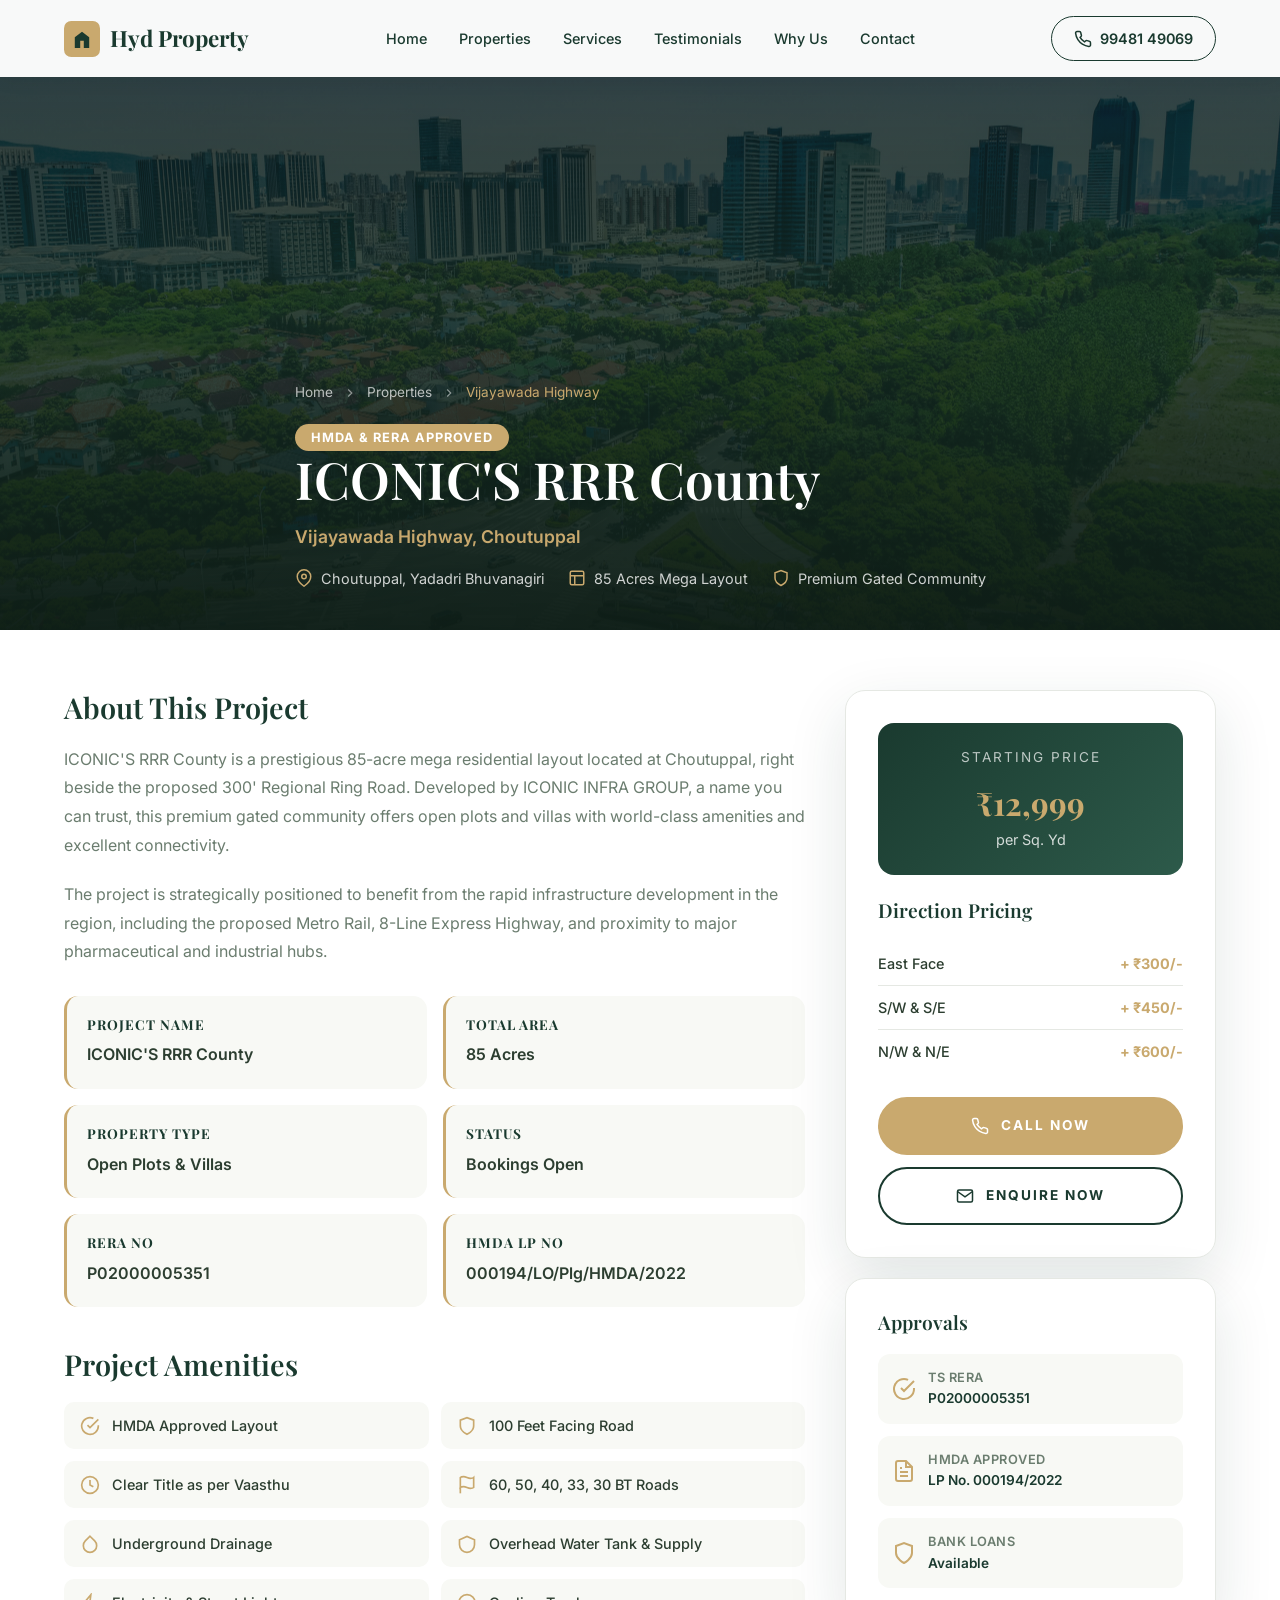
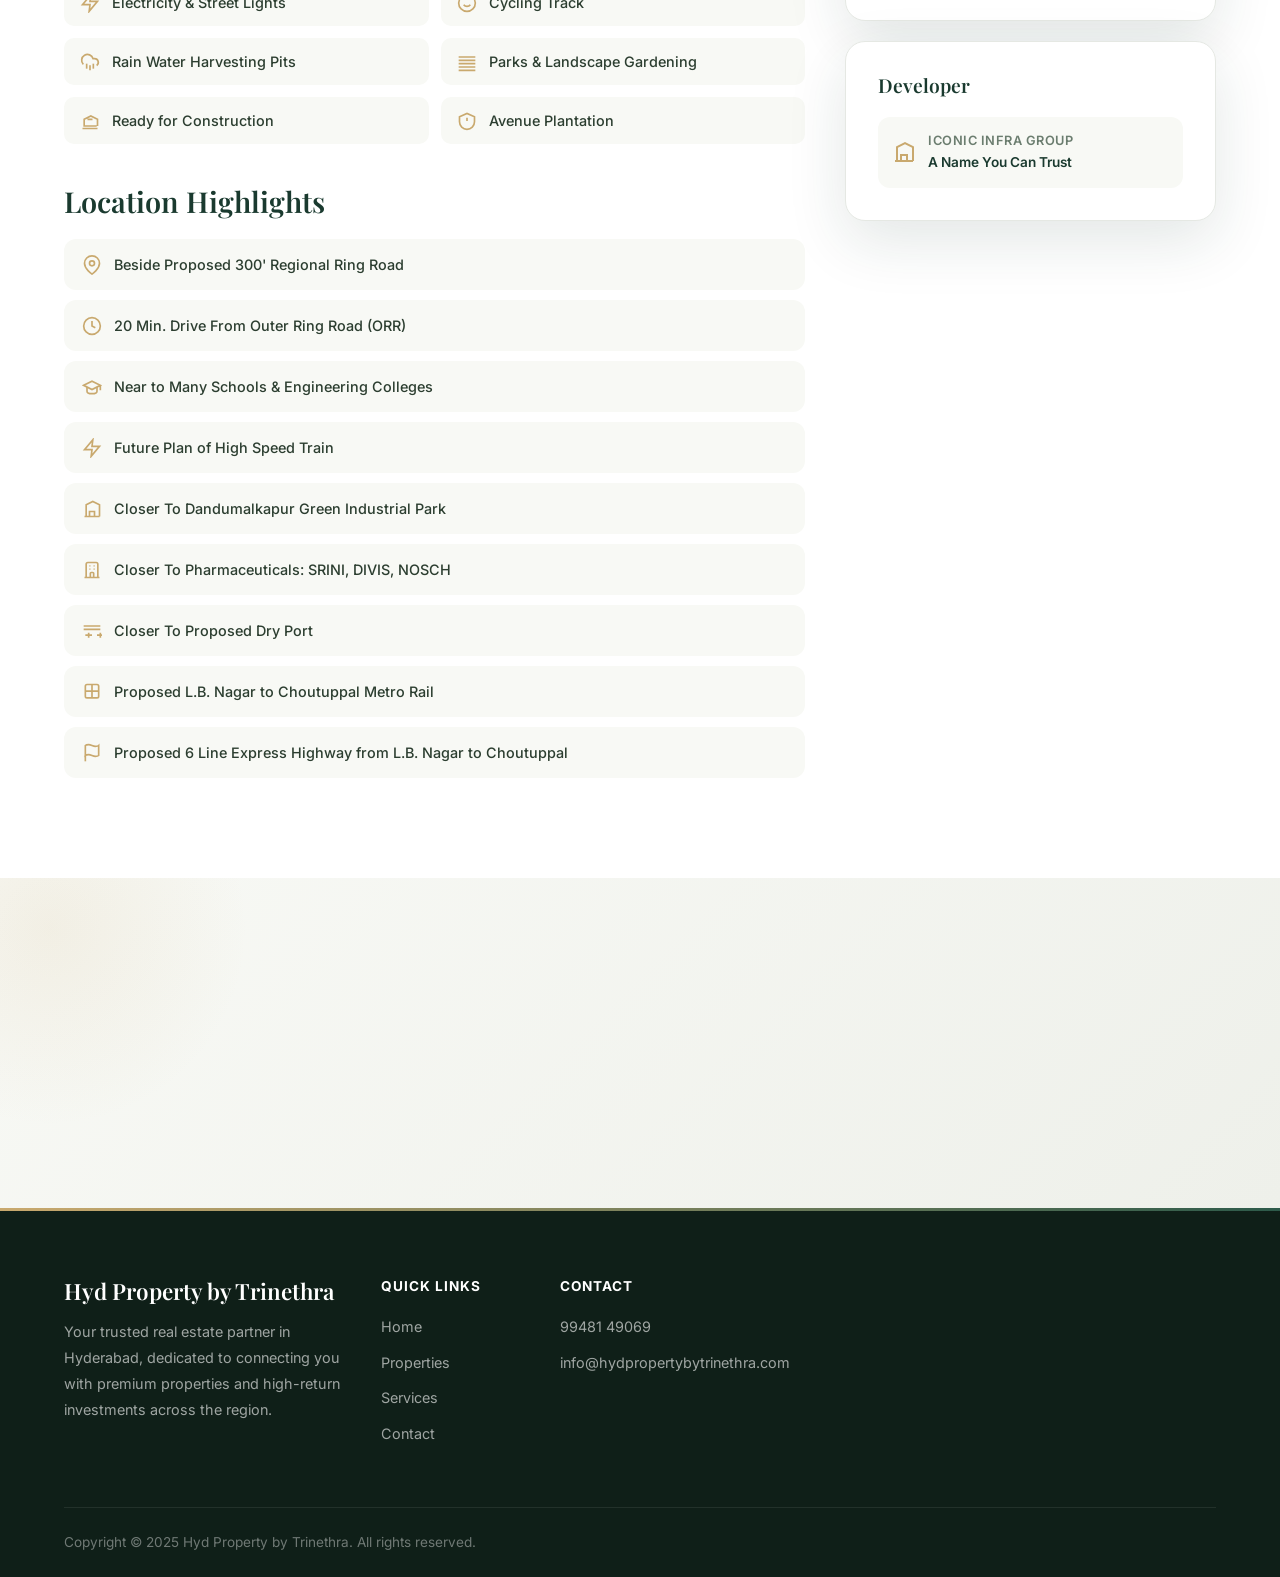
<file: vijayawada-highway.html>
<!DOCTYPE html>
<html lang="en">
<head>
    <meta charset="UTF-8">
    <meta name="viewport" content="width=device-width, initial-scale=1.0">
    <title>Vijayawada Highway | ICONIC'S RRR County | Hyd Property by Trinethra</title>
    <link rel="preconnect" href="https://fonts.googleapis.com">
    <link rel="preconnect" href="https://fonts.gstatic.com" crossorigin>
    <link href="https://fonts.googleapis.com/css2?family=Playfair+Display:wght@400;500;600;700;800&family=Inter:wght@300;400;500;600;700&display=swap" rel="stylesheet">
    <link rel="stylesheet" href="styles.css">
    <style>
        /* Property Detail Page Specific Styles */
        .property-hero {
            position: relative;
            min-height: 70vh;
            display: flex;
            align-items: flex-end;
            overflow: hidden;
        }

        .property-hero-bg {
            position: absolute;
            inset: 0;
            z-index: 0;
        }

        .property-hero-bg img {
            width: 100%;
            height: 100%;
            object-fit: cover;
            filter: brightness(0.4);
        }

        .property-hero-overlay {
            position: absolute;
            inset: 0;
            background: linear-gradient(to top, rgba(15,31,24,0.95) 0%, rgba(26,58,47,0.6) 50%, rgba(15,31,24,0.4) 100%);
            z-index: 1;
        }

        .property-hero-content {
            position: relative;
            z-index: 2;
            padding: 60px 0 40px;
            width: 100%;
        }

        .breadcrumb {
            display: flex;
            align-items: center;
            gap: 10px;
            color: var(--accent);
            font-size: 0.85rem;
            margin-bottom: 20px;
        }

        .breadcrumb a {
            color: rgba(255,255,255,0.7);
        }

        .breadcrumb a:hover {
            color: var(--accent);
        }

        .breadcrumb svg {
            width: 14px;
            height: 14px;
            color: rgba(255,255,255,0.5);
        }

        .property-hero h1 {
            color: var(--white);
            font-size: clamp(2rem, 4vw, 3.5rem);
            margin-bottom: 12px;
        }

        .property-hero .subtitle {
            color: var(--accent);
            font-size: 1.1rem;
            font-weight: 600;
            margin-bottom: 16px;
        }

        .property-meta {
            display: flex;
            gap: 24px;
            flex-wrap: wrap;
        }

        .meta-item {
            display: flex;
            align-items: center;
            gap: 8px;
            color: rgba(255,255,255,0.8);
            font-size: 0.9rem;
        }

        .meta-item svg {
            width: 18px;
            height: 18px;
            color: var(--accent);
        }

        .meta-badge {
            background: var(--accent);
            color: var(--white);
            padding: 6px 16px;
            border-radius: 50px;
            font-size: 0.8rem;
            font-weight: 700;
            text-transform: uppercase;
            letter-spacing: 1px;
        }

        /* Property Content */
        .property-content {
            padding: 60px 0;
        }

        .property-grid {
            display: grid;
            grid-template-columns: 2fr 1fr;
            gap: 40px;
        }

        .property-main h2 {
            color: var(--primary);
            font-size: 1.8rem;
            margin-bottom: 20px;
            font-family: 'Playfair Display', serif;
        }

        .property-main p {
            color: var(--text-light);
            line-height: 1.8;
            margin-bottom: 20px;
        }

        /* Info Cards */
        .info-cards {
            display: grid;
            grid-template-columns: repeat(2, 1fr);
            gap: 16px;
            margin: 30px 0;
        }

        .info-card {
            background: var(--bg);
            padding: 20px;
            border-radius: 14px;
            border-left: 3px solid var(--accent);
        }

        .info-card h4 {
            color: var(--primary);
            font-size: 0.85rem;
            font-weight: 700;
            text-transform: uppercase;
            letter-spacing: 1px;
            margin-bottom: 8px;
        }

        .info-card p {
            color: var(--text);
            font-size: 1rem;
            font-weight: 600;
            margin: 0;
        }

        /* Amenities */
        .amenities-section {
            margin: 40px 0;
        }

        .amenities-grid {
            display: grid;
            grid-template-columns: repeat(2, 1fr);
            gap: 12px;
        }

        .amenity-item {
            display: flex;
            align-items: center;
            gap: 12px;
            padding: 12px 16px;
            background: var(--bg);
            border-radius: 10px;
            transition: all 0.3s ease;
        }

        .amenity-item:hover {
            background: var(--primary);
            transform: translateX(5px);
        }

        .amenity-item:hover span {
            color: var(--white);
        }

        .amenity-item svg {
            width: 20px;
            height: 20px;
            color: var(--accent);
            flex-shrink: 0;
        }

        .amenity-item span {
            color: var(--text);
            font-size: 0.9rem;
            font-weight: 500;
            transition: color 0.3s ease;
        }

        /* Location */
        .location-section {
            margin: 40px 0;
        }

        .location-list {
            display: flex;
            flex-direction: column;
            gap: 10px;
        }

        .location-item {
            display: flex;
            align-items: flex-start;
            gap: 12px;
            padding: 14px 18px;
            background: var(--bg);
            border-radius: 12px;
            transition: all 0.3s ease;
        }

        .location-item:hover {
            background: var(--primary);
            transform: translateX(5px);
        }

        .location-item:hover span {
            color: var(--white);
        }

        .location-item svg {
            width: 20px;
            height: 20px;
            color: var(--accent);
            flex-shrink: 0;
            margin-top: 2px;
        }

        .location-item span {
            color: var(--text);
            font-size: 0.9rem;
            font-weight: 500;
            transition: color 0.3s ease;
        }

        /* Sidebar */
        .property-sidebar {
            position: sticky;
            top: 100px;
            height: fit-content;
        }

        .sidebar-card {
            background: var(--white);
            border-radius: 20px;
            padding: 32px;
            box-shadow: var(--shadow-lg);
            border: 1px solid var(--border);
            margin-bottom: 20px;
        }

        .sidebar-card h3 {
            color: var(--primary);
            font-size: 1.2rem;
            margin-bottom: 20px;
            font-family: 'Playfair Display', serif;
        }

        .price-display {
            text-align: center;
            padding: 24px;
            background: linear-gradient(135deg, var(--primary) 0%, var(--primary-light) 100%);
            border-radius: 16px;
            margin-bottom: 24px;
        }

        .price-display .label {
            color: rgba(255,255,255,0.7);
            font-size: 0.85rem;
            text-transform: uppercase;
            letter-spacing: 2px;
            margin-bottom: 8px;
        }

        .price-display .price {
            color: var(--accent);
            font-family: 'Playfair Display', serif;
            font-size: 2rem;
            font-weight: 700;
        }

        .price-display .unit {
            color: rgba(255,255,255,0.8);
            font-size: 0.9rem;
        }

        .pricing-table {
            margin-bottom: 24px;
        }

        .pricing-row {
            display: flex;
            justify-content: space-between;
            padding: 10px 0;
            border-bottom: 1px solid var(--border);
            font-size: 0.9rem;
        }

        .pricing-row:last-child {
            border-bottom: none;
        }

        .pricing-row .direction {
            color: var(--text);
            font-weight: 500;
        }

        .pricing-row .extra {
            color: var(--accent);
            font-weight: 700;
        }

        .cta-buttons {
            display: flex;
            flex-direction: column;
            gap: 12px;
        }

        .btn-full {
            width: 100%;
            justify-content: center;
        }

        .approval-badges {
            display: flex;
            flex-direction: column;
            gap: 12px;
        }

        .badge-item {
            display: flex;
            align-items: center;
            gap: 12px;
            padding: 14px;
            background: var(--bg);
            border-radius: 12px;
        }

        .badge-item svg {
            width: 24px;
            height: 24px;
            color: var(--accent);
            flex-shrink: 0;
        }

        .badge-item div {
            display: flex;
            flex-direction: column;
        }

        .badge-item .badge-title {
            font-size: 0.8rem;
            color: var(--text-light);
            font-weight: 600;
            text-transform: uppercase;
            letter-spacing: 0.5px;
        }

        .badge-item .badge-value {
            font-size: 0.85rem;
            color: var(--primary);
            font-weight: 600;
        }

        /* Responsive */
        @media (max-width: 1024px) {
            .property-grid {
                grid-template-columns: 1fr;
            }
            .property-sidebar {
                position: static;
            }
            .info-cards {
                grid-template-columns: 1fr;
            }
        }

        @media (max-width: 768px) {
            .amenities-grid {
                grid-template-columns: 1fr;
            }
            .property-meta {
                gap: 12px;
            }
        }
    </style>
<base target="_blank">
</head>
<body>

    <!-- Header -->
    <header class="header scrolled" id="header">
        <div class="container">
            <div class="header-inner">
                <a href="index.html" class="logo">
                    <svg viewBox="0 0 40 40" fill="none" xmlns="http://www.w3.org/2000/svg">
                        <rect width="40" height="40" rx="8" fill="#c9a96e"/>
                        <path d="M12 30V18L20 12L28 18V30H22V22H18V30H12Z" fill="#1a3a2f"/>
                    </svg>
                    <span style="color: var(--primary);">Hyd Property</span>
                </a>
                <nav class="main-nav">
                    <ul>
                        <li><a href="index.html">Home</a></li>
                        <li><a href="index.html#properties">Properties</a></li>
                        <li><a href="index.html#services">Services</a></li>
                        <li><a href="index.html#testimonials">Testimonials</a></li>
                        <li><a href="index.html#why-us">Why Us</a></li>
                        <li><a href="index.html#contact">Contact</a></li>
                    </ul>
                </nav>
                <a href="tel:+919948149069" class="phone-btn" style="border-color: var(--primary); color: var(--primary);">
                    <svg width="18" height="18" viewBox="0 0 24 24" fill="none" stroke="currentColor" stroke-width="2"><path d="M22 16.92v3a2 2 0 01-2.18 2 19.79 19.79 0 01-8.63-3.07 19.5 19.5 0 01-6-6 19.79 19.79 0 01-3.07-8.67A2 2 0 014.11 2h3a2 2 0 012 1.72c.127.96.361 1.903.7 2.81a2 2 0 01-.45 2.11L8.09 9.91a16 16 0 006 6l1.27-1.27a2 2 0 012.11-.45c.907.339 1.85.573 2.81.7A2 2 0 0122 16.92z"/></svg>
                    99481 49069
                </a>
            </div>
        </div>
    </header>

    <!-- Property Hero -->
    <section class="property-hero">
        <div class="property-hero-bg">
            <img src="./home-image1.jpg" alt="Vijayawada Highway Property">
        </div>
        <div class="property-hero-overlay"></div>
        <div class="container">
            <div class="property-hero-content">
                <div class="breadcrumb">
                    <a href="index.html">Home</a>
                    <svg viewBox="0 0 24 24" fill="none" stroke="currentColor" stroke-width="2"><path d="M9 18l6-6-6-6"/></svg>
                    <a href="index.html#properties">Properties</a>
                    <svg viewBox="0 0 24 24" fill="none" stroke="currentColor" stroke-width="2"><path d="M9 18l6-6-6-6"/></svg>
                    <span>Vijayawada Highway</span>
                </div>
                <span class="meta-badge">HMDA & RERA Approved</span>
                <h1>ICONIC'S RRR County</h1>
                <p class="subtitle">Vijayawada Highway, Choutuppal</p>
                <div class="property-meta">
                    <div class="meta-item">
                        <svg viewBox="0 0 24 24" fill="none" stroke="currentColor" stroke-width="2"><path d="M21 10c0 7-9 13-9 13s-9-6-9-13a9 9 0 0118 0z"/><circle cx="12" cy="10" r="3"/></svg>
                        Choutuppal, Yadadri Bhuvanagiri
                    </div>
                    <div class="meta-item">
                        <svg viewBox="0 0 24 24" fill="none" stroke="currentColor" stroke-width="2"><rect x="3" y="3" width="18" height="18" rx="2"/><path d="M3 9h18M9 21V9"/></svg>
                        85 Acres Mega Layout
                    </div>
                    <div class="meta-item">
                        <svg viewBox="0 0 24 24" fill="none" stroke="currentColor" stroke-width="2"><path d="M12 22s8-4 8-10V5l-8-3-8 3v7c0 6 8 10 8 10z"/></svg>
                        Premium Gated Community
                    </div>
                </div>
            </div>
        </div>
    </section>

    <!-- Property Content -->
    <section class="property-content">
        <div class="container">
            <div class="property-grid">
                <div class="property-main">
                    <h2>About This Project</h2>
                    <p>ICONIC'S RRR County is a prestigious 85-acre mega residential layout located at Choutuppal, right beside the proposed 300' Regional Ring Road. Developed by ICONIC INFRA GROUP, a name you can trust, this premium gated community offers open plots and villas with world-class amenities and excellent connectivity.</p>
                    <p>The project is strategically positioned to benefit from the rapid infrastructure development in the region, including the proposed Metro Rail, 8-Line Express Highway, and proximity to major pharmaceutical and industrial hubs.</p>

                    <div class="info-cards">
                        <div class="info-card">
                            <h4>Project Name</h4>
                            <p>ICONIC'S RRR County</p>
                        </div>
                        <div class="info-card">
                            <h4>Total Area</h4>
                            <p>85 Acres</p>
                        </div>
                        <div class="info-card">
                            <h4>Property Type</h4>
                            <p>Open Plots & Villas</p>
                        </div>
                        <div class="info-card">
                            <h4>Status</h4>
                            <p>Bookings Open</p>
                        </div>
                        <div class="info-card">
                            <h4>RERA No</h4>
                            <p>P02000005351</p>
                        </div>
                        <div class="info-card">
                            <h4>HMDA LP No</h4>
                            <p>000194/LO/Plg/HMDA/2022</p>
                        </div>
                    </div>

                    <div class="amenities-section">
                        <h2>Project Amenities</h2>
                        <div class="amenities-grid">
                            <div class="amenity-item">
                                <svg viewBox="0 0 24 24" fill="none" stroke="currentColor" stroke-width="2"><path d="M22 11.08V12a10 10 0 11-5.93-9.14"/><path d="M22 4L12 14.01l-3-3"/></svg>
                                <span>HMDA Approved Layout</span>
                            </div>
                            <div class="amenity-item">
                                <svg viewBox="0 0 24 24" fill="none" stroke="currentColor" stroke-width="2"><path d="M12 22s8-4 8-10V5l-8-3-8 3v7c0 6 8 10 8 10z"/></svg>
                                <span>100 Feet Facing Road</span>
                            </div>
                            <div class="amenity-item">
                                <svg viewBox="0 0 24 24" fill="none" stroke="currentColor" stroke-width="2"><circle cx="12" cy="12" r="10"/><path d="M12 6v6l4 2"/></svg>
                                <span>Clear Title as per Vaasthu</span>
                            </div>
                            <div class="amenity-item">
                                <svg viewBox="0 0 24 24" fill="none" stroke="currentColor" stroke-width="2"><path d="M4 15s1-1 4-1 5 2 8 2 4-1 4-1V3s-1 1-4 1-5-2-8-2-4 1-4 1z"/><path d="M4 22v-7"/></svg>
                                <span>60, 50, 40, 33, 30 BT Roads</span>
                            </div>
                            <div class="amenity-item">
                                <svg viewBox="0 0 24 24" fill="none" stroke="currentColor" stroke-width="2"><path d="M12 2.69l5.66 5.66a8 8 0 11-11.31 0z"/></svg>
                                <span>Underground Drainage</span>
                            </div>
                            <div class="amenity-item">
                                <svg viewBox="0 0 24 24" fill="none" stroke="currentColor" stroke-width="2"><path d="M12 22c4.97 0 9-4.03 9-9V7l-9-4-9 4v6c0 4.97 4.03 9 9 9z"/></svg>
                                <span>Overhead Water Tank & Supply</span>
                            </div>
                            <div class="amenity-item">
                                <svg viewBox="0 0 24 24" fill="none" stroke="currentColor" stroke-width="2"><path d="M13 2L3 14h9l-1 8 10-12h-9l1-8z"/></svg>
                                <span>Electricity & Street Lights</span>
                            </div>
                            <div class="amenity-item">
                                <svg viewBox="0 0 24 24" fill="none" stroke="currentColor" stroke-width="2"><circle cx="12" cy="12" r="10"/><path d="M8 14s1.5 2 4 2 4-2 4-2"/><path d="M9 9h.01"/><path d="M15 9h.01"/></svg>
                                <span>Cycling Track</span>
                            </div>
                            <div class="amenity-item">
                                <svg viewBox="0 0 24 24" fill="none" stroke="currentColor" stroke-width="2"><path d="M20 16.2A4.5 4.5 0 0017.5 8h-1.8A7 7 0 104 14.9"/><path d="M16 14v6"/><path d="M8 14v6"/><path d="M12 16v6"/></svg>
                                <span>Rain Water Harvesting Pits</span>
                            </div>
                            <div class="amenity-item">
                                <svg viewBox="0 0 24 24" fill="none" stroke="currentColor" stroke-width="2"><path d="M2 22h20M2 6h20M2 10h20M2 14h20M2 18h20"/></svg>
                                <span>Parks & Landscape Gardening</span>
                            </div>
                            <div class="amenity-item">
                                <svg viewBox="0 0 24 24" fill="none" stroke="currentColor" stroke-width="2"><path d="M3 21h18M4 18h16M5 18v-8l8-4 8 4v8M9 10h6"/></svg>
                                <span>Ready for Construction</span>
                            </div>
                            <div class="amenity-item">
                                <svg viewBox="0 0 24 24" fill="none" stroke="currentColor" stroke-width="2"><path d="M12 22c4.97 0 9-4.03 9-9V7l-9-4-9 4v6c0 4.97 4.03 9 9 9z"/><path d="M12 8v4"/><path d="M12 16h.01"/></svg>
                                <span>Avenue Plantation</span>
                            </div>
                        </div>
                    </div>

                    <div class="location-section">
                        <h2>Location Highlights</h2>
                        <div class="location-list">
                            <div class="location-item">
                                <svg viewBox="0 0 24 24" fill="none" stroke="currentColor" stroke-width="2"><path d="M21 10c0 7-9 13-9 13s-9-6-9-13a9 9 0 0118 0z"/><circle cx="12" cy="10" r="3"/></svg>
                                <span>Beside Proposed 300' Regional Ring Road</span>
                            </div>
                            <div class="location-item">
                                <svg viewBox="0 0 24 24" fill="none" stroke="currentColor" stroke-width="2"><circle cx="12" cy="12" r="10"/><path d="M12 6v6l4 2"/></svg>
                                <span>20 Min. Drive From Outer Ring Road (ORR)</span>
                            </div>
                            <div class="location-item">
                                <svg viewBox="0 0 24 24" fill="none" stroke="currentColor" stroke-width="2"><path d="M22 10v6M2 10l10-5 10 5-10 5z"/><path d="M6 12v5c0 2 3 3 6 3s6-1 6-3v-5"/></svg>
                                <span>Near to Many Schools & Engineering Colleges</span>
                            </div>
                            <div class="location-item">
                                <svg viewBox="0 0 24 24" fill="none" stroke="currentColor" stroke-width="2"><path d="M13 2L3 14h9l-1 8 10-12h-9l1-8z"/></svg>
                                <span>Future Plan of High Speed Train</span>
                            </div>
                            <div class="location-item">
                                <svg viewBox="0 0 24 24" fill="none" stroke="currentColor" stroke-width="2"><path d="M3 21h18M5 21V7l8-4 8 4v14M9 21v-6h6v6"/></svg>
                                <span>Closer To Dandumalkapur Green Industrial Park</span>
                            </div>
                            <div class="location-item">
                                <svg viewBox="0 0 24 24" fill="none" stroke="currentColor" stroke-width="2"><path d="M19 21V5a2 2 0 00-2-2H7a2 2 0 00-2 2v16m14 0h2m-2 0h-5m-9 0H3m2 0h5M9 7h1m-1 4h1m4-4h1m-1 4h1m-5 10v-5a1 1 0 011-1h2a1 1 0 011 1v5m-4 0h4"/></svg>
                                <span>Closer To Pharmaceuticals: SRINI, DIVIS, NOSCH</span>
                            </div>
                            <div class="location-item">
                                <svg viewBox="0 0 24 24" fill="none" stroke="currentColor" stroke-width="2"><path d="M8 14v6m-4-3h8m10-3v6m-4-3h8M2 6h20M2 10h20"/></svg>
                                <span>Closer To Proposed Dry Port</span>
                            </div>
                            <div class="location-item">
                                <svg viewBox="0 0 24 24" fill="none" stroke="currentColor" stroke-width="2"><rect x="4" y="3" width="16" height="16" rx="2"/><path d="M4 11h16M12 3v16"/></svg>
                                <span>Proposed L.B. Nagar to Choutuppal Metro Rail</span>
                            </div>
                            <div class="location-item">
                                <svg viewBox="0 0 24 24" fill="none" stroke="currentColor" stroke-width="2"><path d="M4 15s1-1 4-1 5 2 8 2 4-1 4-1V3s-1 1-4 1-5-2-8-2-4 1-4 1z"/><path d="M4 22v-7"/></svg>
                                <span>Proposed 6 Line Express Highway from L.B. Nagar to Choutuppal</span>
                            </div>
                        </div>
                    </div>
                </div>

                <div class="property-sidebar">
                    <div class="sidebar-card">
                        <div class="price-display">
                            <div class="label">Starting Price</div>
                            <div class="price">₹12,999</div>
                            <div class="unit">per Sq. Yd</div>
                        </div>

                        <h3>Direction Pricing</h3>
                        <div class="pricing-table">
                            <div class="pricing-row">
                                <span class="direction">East Face</span>
                                <span class="extra">+ ₹300/-</span>
                            </div>
                            <div class="pricing-row">
                                <span class="direction">S/W & S/E</span>
                                <span class="extra">+ ₹450/-</span>
                            </div>
                            <div class="pricing-row">
                                <span class="direction">N/W & N/E</span>
                                <span class="extra">+ ₹600/-</span>
                            </div>
                        </div>

                        <div class="cta-buttons">
                            <a href="tel:+919948149069" class="btn-gold btn-full">
                                <svg width="18" height="18" viewBox="0 0 24 24" fill="none" stroke="currentColor" stroke-width="2"><path d="M22 16.92v3a2 2 0 01-2.18 2 19.79 19.79 0 01-8.63-3.07 19.5 19.5 0 01-6-6 19.79 19.79 0 01-3.07-8.67A2 2 0 014.11 2h3a2 2 0 012 1.72c.127.96.361 1.903.7 2.81a2 2 0 01-.45 2.11L8.09 9.91a16 16 0 006 6l1.27-1.27a2 2 0 012.11-.45c.907.339 1.85.573 2.81.7A2 2 0 0122 16.92z"/></svg>
                                Call Now
                            </a>
                            <a href="index.html#contact" class="btn-outline-dark btn-full">
                                <svg width="18" height="18" viewBox="0 0 24 24" fill="none" stroke="currentColor" stroke-width="2"><path d="M4 4h16c1.1 0 2 .9 2 2v12c0 1.1-.9 2-2 2H4c-1.1 0-2-.9-2-2V6c0-1.1.9-2 2-2z"/><path d="M22 6l-10 7L2 6"/></svg>
                                Enquire Now
                            </a>
                        </div>
                    </div>

                    <div class="sidebar-card">
                        <h3>Approvals</h3>
                        <div class="approval-badges">
                            <div class="badge-item">
                                <svg viewBox="0 0 24 24" fill="none" stroke="currentColor" stroke-width="2"><path d="M22 11.08V12a10 10 0 11-5.93-9.14"/><path d="M22 4L12 14.01l-3-3"/></svg>
                                <div>
                                    <span class="badge-title">TS RERA</span>
                                    <span class="badge-value">P02000005351</span>
                                </div>
                            </div>
                            <div class="badge-item">
                                <svg viewBox="0 0 24 24" fill="none" stroke="currentColor" stroke-width="2"><path d="M14 2H6a2 2 0 00-2 2v16a2 2 0 002 2h12a2 2 0 002-2V8z"/><path d="M14 2v6h6"/><path d="M16 13H8"/><path d="M16 17H8"/><path d="M10 9H8"/></svg>
                                <div>
                                    <span class="badge-title">HMDA Approved</span>
                                    <span class="badge-value">LP No. 000194/2022</span>
                                </div>
                            </div>
                            <div class="badge-item">
                                <svg viewBox="0 0 24 24" fill="none" stroke="currentColor" stroke-width="2"><path d="M12 22s8-4 8-10V5l-8-3-8 3v7c0 6 8 10 8 10z"/></svg>
                                <div>
                                    <span class="badge-title">Bank Loans</span>
                                    <span class="badge-value">Available</span>
                                </div>
                            </div>
                        </div>
                    </div>

                    <div class="sidebar-card">
                        <h3>Developer</h3>
                        <div class="badge-item">
                            <svg viewBox="0 0 24 24" fill="none" stroke="currentColor" stroke-width="2"><path d="M3 21h18M5 21V7l8-4 8 4v14M9 21v-6h6v6"/></svg>
                            <div>
                                <span class="badge-title">ICONIC INFRA GROUP</span>
                                <span class="badge-value">A Name You Can Trust</span>
                            </div>
                        </div>
                    </div>
                </div>
            </div>
        </div>
    </section>

    <!-- CTA Section -->
    <section class="contact" style="padding: 80px 0;">
        <div class="container">
            <div class="contact-inner" style="grid-template-columns: 1fr; text-align: center;">
                <div class="fade-up">
                    <h2>Interested in ICONIC'S RRR County?</h2>
                    <p style="max-width: 600px; margin: 0 auto 32px;">Contact Hyd Property by Trinethra today for a free site visit and consultation. Let us help you secure your investment in this premium development.</p>
                    <div style="display: flex; gap: 16px; justify-content: center; flex-wrap: wrap;">
                        <a href="tel:+919948149069" class="btn-gold">
                            <svg width="18" height="18" viewBox="0 0 24 24" fill="none" stroke="currentColor" stroke-width="2"><path d="M22 16.92v3a2 2 0 01-2.18 2 19.79 19.79 0 01-8.63-3.07 19.5 19.5 0 01-6-6 19.79 19.79 0 01-3.07-8.67A2 2 0 014.11 2h3a2 2 0 012 1.72c.127.96.361 1.903.7 2.81a2 2 0 01-.45 2.11L8.09 9.91a16 16 0 006 6l1.27-1.27a2 2 0 012.11-.45c.907.339 1.85.573 2.81.7A2 2 0 0122 16.92z"/></svg>
                            Call 99481 49069
                        </a>
                        <a href="index.html#contact" class="btn-outline-dark">
                            <svg width="18" height="18" viewBox="0 0 24 24" fill="none" stroke="currentColor" stroke-width="2"><path d="M4 4h16c1.1 0 2 .9 2 2v12c0 1.1-.9 2-2 2H4c-1.1 0-2-.9-2-2V6c0-1.1.9-2 2-2z"/><path d="M22 6l-10 7L2 6"/></svg>
                            Send Enquiry
                        </a>
                    </div>
                </div>
            </div>
        </div>
    </section>

    <!-- Footer -->
    <footer class="footer">
        <div class="container">
            <div class="footer-top">
                <div class="footer-brand">
                    <h3>Hyd Property by Trinethra</h3>
                    <p>Your trusted real estate partner in Hyderabad, dedicated to connecting you with premium properties and high-return investments across the region.</p>
                </div>
                <div class="footer-links-col">
                    <h4>Quick Links</h4>
                    <ul>
                        <li><a href="index.html">Home</a></li>
                        <li><a href="index.html#properties">Properties</a></li>
                        <li><a href="index.html#services">Services</a></li>
                        <li><a href="index.html#contact">Contact</a></li>
                    </ul>
                </div>
                <div class="footer-links-col">
                    <h4>Contact</h4>
                    <ul>
                        <li><a href="tel:+919948149069">99481 49069</a></li>
                        <li><a href="mailto:info@hydpropertybytrinethra.com">info@hydpropertybytrinethra.com</a></li>
                    </ul>
                </div>
            </div>
            <div class="footer-bottom">
                <p>Copyright &copy; 2025 Hyd Property by Trinethra. All rights reserved.</p>
            </div>
        </div>
    </footer>

</body>
</html>
</file>
<file: styles.css>
:root {
    --primary: #1a3a2f;
    --primary-light: #2d5a4a;
    --accent: #c9a96e;
    --accent-dark: #b8975e;
    --accent-glow: rgba(201, 169, 110, 0.3);
    --dark: #0f1f18;
    --text: #2c3e30;
    --text-light: #6b7d6f;
    --bg: #f8f9f5;
    --bg-alt: #eef0ea;
    --white: #ffffff;
    --border: #e5e8e3;
    --shadow: 0 4px 30px rgba(26, 58, 47, 0.08);
    --shadow-lg: 0 20px 60px rgba(26, 58, 47, 0.12);
    --shadow-gold: 0 8px 40px rgba(201, 169, 110, 0.25);
}

* {
    margin: 0;
    padding: 0;
    box-sizing: border-box;
}

html {
    scroll-behavior: smooth;
}

body {
    font-family: 'Inter', sans-serif;
    color: var(--text);
    background: var(--white);
    line-height: 1.6;
    overflow-x: hidden;
}

h1, h2, h3, h4, h5, h6 {
    font-family: 'Playfair Display', serif;
    font-weight: 600;
    line-height: 1.2;
}

a {
    text-decoration: none;
    color: inherit;
    transition: all 0.3s ease;
}

img {
    max-width: 100%;
    display: block;
}

.container {
    max-width: 1200px;
    margin: 0 auto;
    padding: 0 24px;
}

/* ===== HEADER ===== */
.header {
    position: fixed;
    top: 0;
    left: 0;
    right: 0;
    z-index: 1000;
    padding: 16px 0;
    transition: all 0.4s ease;
}

.header.scrolled {
    background: rgba(255, 255, 255, 0.97);
    backdrop-filter: blur(20px);
    box-shadow: 0 2px 20px rgba(0,0,0,0.06);
}

.header.scrolled .logo span,
.header.scrolled .main-nav a {
    color: var(--primary);
}

.header.scrolled .phone-btn {
    border-color: var(--primary);
    color: var(--primary);
}

.header.scrolled .hamburger span {
    background: var(--primary);
}

.header-inner {
    display: flex;
    align-items: center;
    justify-content: space-between;
}

.logo {
    display: flex;
    align-items: center;
    gap: 10px;
    font-family: 'Playfair Display', serif;
    font-size: 1.4rem;
    font-weight: 700;
    color: var(--white);
}

.logo svg {
    width: 36px;
    height: 36px;
}

.main-nav ul {
    display: flex;
    align-items: center;
    gap: 32px;
    list-style: none;
}

.main-nav a {
    color: var(--white);
    font-size: 0.9rem;
    font-weight: 500;
    position: relative;
    padding: 4px 0;
}

.main-nav a::after {
    content: '';
    position: absolute;
    bottom: 0;
    left: 0;
    width: 0;
    height: 2px;
    background: var(--accent);
    transition: width 0.3s ease;
}

.main-nav a:hover::after,
.main-nav a.active::after {
    width: 100%;
}

.phone-btn {
    display: flex;
    align-items: center;
    gap: 8px;
    color: var(--white);
    border: 1.5px solid rgba(255,255,255,0.4);
    padding: 10px 22px;
    border-radius: 50px;
    font-size: 0.9rem;
    font-weight: 600;
    transition: all 0.3s ease;
}

.phone-btn:hover {
    background: var(--accent);
    border-color: var(--accent);
    color: var(--white);
    transform: translateY(-2px);
    box-shadow: var(--shadow-gold);
}

.hamburger {
    display: none;
    flex-direction: column;
    gap: 5px;
    cursor: pointer;
    padding: 5px;
}

.hamburger span {
    width: 26px;
    height: 2px;
    background: var(--white);
    transition: all 0.3s ease;
    border-radius: 2px;
}

.hamburger.active span:nth-child(1) {
    transform: rotate(45deg) translate(5px, 5px);
}

.hamburger.active span:nth-child(2) {
    opacity: 0;
}

.hamburger.active span:nth-child(3) {
    transform: rotate(-45deg) translate(5px, -5px);
}

/* ===== MOBILE MENU ===== */
.mobile-overlay {
    position: fixed;
    inset: 0;
    background: rgba(0,0,0,0.5);
    z-index: 999;
    opacity: 0;
    visibility: hidden;
    transition: all 0.3s ease;
}

.mobile-overlay.active {
    opacity: 1;
    visibility: visible;
}

.mobile-menu {
    position: fixed;
    top: 0;
    right: -100%;
    width: 80%;
    max-width: 320px;
    height: 100vh;
    background: var(--white);
    z-index: 1000;
    padding: 80px 32px 32px;
    transition: right 0.4s ease;
    box-shadow: -10px 0 40px rgba(0,0,0,0.1);
}

.mobile-menu.active {
    right: 0;
}

.mobile-menu ul {
    list-style: none;
}

.mobile-menu ul li {
    margin-bottom: 8px;
}

.mobile-menu a {
    display: block;
    padding: 14px 0;
    color: var(--primary);
    font-weight: 600;
    font-size: 1.1rem;
    border-bottom: 1px solid var(--border);
}

.mobile-menu a:hover {
    color: var(--accent);
}

.mobile-phone {
    display: block;
    margin-top: 24px;
    text-align: center;
    background: var(--accent);
    color: var(--white);
    padding: 14px;
    border-radius: 50px;
    font-weight: 600;
}

/* ===== HERO ===== */
.hero {
    position: relative;
    min-height: 100vh;
    display: flex;
    align-items: center;
    overflow: hidden;
}

.hero-bg {
    position: absolute;
    inset: 0;
    z-index: 0;
}

.hero-bg img {
    width: 100%;
    height: 100%;
    object-fit: cover;
    filter: brightness(0.3);
    animation: heroZoom 20s ease-in-out infinite alternate;
}

@keyframes heroZoom {
    0% { transform: scale(1); }
    100% { transform: scale(1.1); }
}

.hero-overlay {
    position: absolute;
    inset: 0;
    background: linear-gradient(135deg, rgba(15,31,24,0.92) 0%, rgba(26,58,47,0.75) 50%, rgba(15,31,24,0.85) 100%);
    z-index: 1;
}

.hero-particles {
    position: absolute;
    inset: 0;
    z-index: 2;
    pointer-events: none;
    overflow: hidden;
}

.hero-particles::before,
.hero-particles::after {
    content: '';
    position: absolute;
    width: 400px;
    height: 400px;
    border-radius: 50%;
    background: radial-gradient(circle, var(--accent-glow) 0%, transparent 70%);
    animation: floatParticle 15s ease-in-out infinite;
}

.hero-particles::before {
    top: 10%;
    left: -10%;
    animation-delay: 0s;
}

.hero-particles::after {
    bottom: 10%;
    right: -10%;
    animation-delay: -7s;
}

@keyframes floatParticle {
    0%, 100% { transform: translate(0, 0) scale(1); opacity: 0.3; }
    25% { transform: translate(50px, -30px) scale(1.1); opacity: 0.5; }
    50% { transform: translate(-30px, 50px) scale(0.9); opacity: 0.4; }
    75% { transform: translate(20px, 20px) scale(1.05); opacity: 0.35; }
}

.hero-content {
    position: relative;
    z-index: 3;
    max-width: 750px;
    padding-top: 80px;
}

.company-badge {
    display: inline-flex;
    align-items: center;
    gap: 10px;
    color: var(--accent);
    font-size: 0.85rem;
    font-weight: 600;
    letter-spacing: 2px;
    text-transform: uppercase;
    margin-bottom: 24px;
    padding: 10px 20px;
    border: 1px solid rgba(201, 169, 110, 0.3);
    border-radius: 50px;
    background: rgba(201, 169, 110, 0.08);
    backdrop-filter: blur(10px);
    animation: badgePulse 3s ease-in-out infinite;
}

.company-badge svg {
    width: 18px;
    height: 18px;
}

@keyframes badgePulse {
    0%, 100% { box-shadow: 0 0 0 0 rgba(201, 169, 110, 0.2); }
    50% { box-shadow: 0 0 20px 5px rgba(201, 169, 110, 0.1); }
}

.hero-title {
    margin-bottom: 16px;
}

.company-name {
    display: block;
    color: var(--white);
    font-family: 'Playfair Display', serif;
    font-size: clamp(2.8rem, 6vw, 5rem);
    font-weight: 800;
    line-height: 1.1;
    letter-spacing: -1px;
    animation: titleReveal 1s ease-out forwards;
    opacity: 0;
    transform: translateY(30px);
}

.company-by {
    display: block;
    color: var(--accent);
    font-family: 'Playfair Display', serif;
    font-size: clamp(1.4rem, 3vw, 2.2rem);
    font-weight: 500;
    font-style: italic;
    margin-top: 8px;
    animation: titleReveal 1s ease-out 0.3s forwards;
    opacity: 0;
    transform: translateY(30px);
}

@keyframes titleReveal {
    to {
        opacity: 1;
        transform: translateY(0);
    }
}

.hero-tagline {
    color: rgba(255,255,255,0.9);
    font-size: clamp(1rem, 2vw, 1.3rem);
    font-weight: 500;
    letter-spacing: 3px;
    text-transform: uppercase;
    margin-bottom: 20px;
}

.hero-desc {
    color: rgba(255,255,255,0.75);
    font-size: 1.05rem;
    line-height: 1.8;
    margin-bottom: 36px;
    max-width: 560px;
}

.hero-buttons {
    display: flex;
    gap: 16px;
    flex-wrap: wrap;
    margin-bottom: 48px;
}

.btn-gold {
    background: var(--accent);
    color: var(--white);
    padding: 16px 36px;
    border-radius: 50px;
    font-weight: 700;
    font-size: 0.85rem;
    letter-spacing: 2px;
    border: 2px solid var(--accent);
    display: inline-flex;
    align-items: center;
    gap: 12px;
    transition: all 0.4s ease;
    text-transform: uppercase;
    position: relative;
    overflow: hidden;
}

.btn-gold::before {
    content: '';
    position: absolute;
    top: 0;
    left: -100%;
    width: 100%;
    height: 100%;
    background: linear-gradient(90deg, transparent, rgba(255,255,255,0.2), transparent);
    transition: left 0.5s ease;
}

.btn-gold:hover::before {
    left: 100%;
}

.btn-gold:hover {
    background: transparent;
    transform: translateY(-3px);
    box-shadow: var(--shadow-gold);
}

.btn-outline-white {
    background: transparent;
    color: var(--white);
    padding: 16px 36px;
    border-radius: 50px;
    font-weight: 700;
    font-size: 0.85rem;
    letter-spacing: 2px;
    border: 2px solid rgba(255,255,255,0.4);
    display: inline-flex;
    align-items: center;
    gap: 12px;
    transition: all 0.4s ease;
    text-transform: uppercase;
}

.btn-outline-white:hover {
    border-color: var(--accent);
    color: var(--accent);
    transform: translateY(-3px);
    box-shadow: 0 8px 30px rgba(201, 169, 110, 0.15);
}

/* Hero Trust Bar */
.hero-trust {
    display: flex;
    align-items: center;
    gap: 32px;
    padding-top: 32px;
    border-top: 1px solid rgba(255,255,255,0.12);
    flex-wrap: wrap;
    margin-bottom: 20px;
}

.trust-item {
    display: flex;
    align-items: center;
    gap: 10px;
    color: rgba(255,255,255,0.8);
    font-size: 0.9rem;
    font-weight: 500;
}

.trust-stars {
    display: flex;
    gap: 3px;
}

.trust-stars svg {
    width: 18px;
    height: 18px;
    color: #ffc107;
}

.trust-num {
    color: var(--accent);
    font-family: 'Playfair Display', serif;
    font-size: 1.4rem;
    font-weight: 700;
}

.trust-divider {
    width: 1px;
    height: 30px;
    background: rgba(255,255,255,0.15);
}

/* Scroll Mouse */
.hero-scroll {
    position: absolute;
    bottom: 40px;
    left: 50%;
    transform: translateX(-50%);
    z-index: 3;
}

.scroll-mouse {
    width: 26px;
    height: 40px;
    border: 2px solid rgba(255,255,255,0.4);
    border-radius: 13px;
    position: relative;
}

.scroll-wheel {
    width: 4px;
    height: 8px;
    background: var(--accent);
    border-radius: 2px;
    position: absolute;
    top: 8px;
    left: 50%;
    transform: translateX(-50%);
    animation: scrollWheel 2s ease-in-out infinite;
}

@keyframes scrollWheel {
    0% { top: 8px; opacity: 1; }
    100% { top: 22px; opacity: 0; }
}

/* ===== SECTION HEADER ===== */
.section-header {
    text-align: center;
    margin-bottom: 50px;
}

.section-header.light .section-tag,
.section-header.light .section-title,
.section-header.light .section-desc {
    color: var(--white);
}

.section-tag {
    color: var(--accent);
    font-size: 0.8rem;
    font-weight: 600;
    letter-spacing: 3px;
    text-transform: uppercase;
    margin-bottom: 10px;
    display: inline-block;
}

.section-title {
    color: var(--primary);
    font-size: clamp(1.8rem, 4vw, 2.8rem);
    margin-bottom: 12px;
}

.section-lead {
    color: var(--primary);
    font-family: 'Playfair Display', serif;
    font-size: clamp(1.4rem, 3vw, 2rem);
    margin-bottom: 12px;
    line-height: 1.3;
}

.section-desc {
    color: var(--text-light);
    font-size: 1rem;
    max-width: 600px;
    margin: 0 auto;
    line-height: 1.7;
}

/* ===== PROPERTIES ===== */
.properties {
    padding: 100px 0;
    background: var(--bg);
}

.properties-grid {
    display: grid;
    grid-template-columns: repeat(3, 1fr);
    gap: 30px;
}

.property-card {
    background: var(--white);
    border-radius: 20px;
    overflow: hidden;
    box-shadow: var(--shadow);
    transition: all 0.5s ease;
    position: relative;
}

.property-card:hover {
    transform: translateY(-12px);
    box-shadow: var(--shadow-lg);
}

.property-image {
    position: relative;
    height: 260px;
    overflow: hidden;
}

.property-image img {
    width: 100%;
    height: 100%;
    object-fit: cover;
    transition: transform 0.8s ease;
}

.property-card:hover .property-image img {
    transform: scale(1.1);
}

.property-overlay {
    position: absolute;
    inset: 0;
    background: linear-gradient(to top, rgba(26,58,47,0.8) 0%, transparent 60%);
    display: flex;
    align-items: flex-end;
    justify-content: center;
    padding-bottom: 20px;
    opacity: 0;
    transition: opacity 0.4s ease;
}

.property-card:hover .property-overlay {
    opacity: 1;
}

.property-view {
    color: var(--white);
    font-weight: 600;
    font-size: 0.9rem;
    padding: 10px 24px;
    border: 2px solid var(--accent);
    border-radius: 50px;
    transform: translateY(20px);
    transition: all 0.4s ease;
}

.property-card:hover .property-view {
    transform: translateY(0);
}

.property-info {
    padding: 28px;
}

.property-tag {
    display: inline-block;
    color: var(--accent);
    font-size: 0.7rem;
    font-weight: 700;
    letter-spacing: 1.5px;
    text-transform: uppercase;
    margin-bottom: 10px;
}

.property-info h3 {
    color: var(--primary);
    font-size: 1.25rem;
    margin-bottom: 4px;
}

.property-sub {
    color: var(--text-light);
    font-size: 0.9rem;
    margin-bottom: 10px;
}

.property-desc {
    color: var(--text-light);
    font-size: 0.9rem;
    line-height: 1.6;
    margin-bottom: 18px;
}

.property-btn {
    display: inline-block;
    color: var(--primary);
    font-weight: 600;
    font-size: 0.85rem;
    border-bottom: 2px solid var(--accent);
    padding-bottom: 4px;
    transition: all 0.3s ease;
}

.property-btn:hover {
    color: var(--accent);
    padding-bottom: 6px;
}

/* ===== SERVICES ===== */
.services {
    padding: 100px 0;
    background: var(--white);
}

.services-grid {
    display: grid;
    grid-template-columns: repeat(3, 1fr);
    gap: 20px;
}

.service-item {
    background: var(--bg);
    border-radius: 20px;
    padding: 36px 28px;
    transition: all 0.5s ease;
    position: relative;
    overflow: hidden;
    cursor: pointer;
}

.service-item::before {
    content: '';
    position: absolute;
    top: 0;
    left: 0;
    width: 4px;
    height: 0;
    background: var(--accent);
    transition: height 0.5s ease;
}

.service-item:hover::before {
    height: 100%;
}

.service-item:hover {
    background: var(--primary);
    transform: translateY(-8px);
    box-shadow: var(--shadow-lg);
}

.service-item:hover .service-num,
.service-item:hover h3,
.service-item:hover p {
    color: var(--white);
}

.service-item:hover .service-icon {
    background: var(--accent);
    transform: rotateY(360deg);
}

.service-item:hover .service-icon svg {
    color: var(--white);
}

.service-num {
    color: var(--accent);
    font-size: 0.8rem;
    font-weight: 700;
    letter-spacing: 2px;
    margin-bottom: 16px;
    display: block;
    transition: color 0.3s ease;
}

.service-icon {
    width: 52px;
    height: 52px;
    background: rgba(201, 169, 110, 0.12);
    border-radius: 14px;
    display: flex;
    align-items: center;
    justify-content: center;
    margin-bottom: 18px;
    transition: all 0.6s ease;
}

.service-icon svg {
    width: 24px;
    height: 24px;
    color: var(--accent);
    transition: color 0.3s ease;
}

.service-item h3 {
    color: var(--primary);
    font-size: 1.15rem;
    font-family: 'Inter', sans-serif;
    font-weight: 600;
    margin-bottom: 10px;
    transition: color 0.3s ease;
}

.service-item p {
    color: var(--text-light);
    font-size: 0.88rem;
    line-height: 1.7;
    transition: color 0.3s ease;
}

/* ===== TESTIMONIALS ===== */
.testimonials {
    padding: 100px 0;
    background: linear-gradient(180deg, var(--bg) 0%, var(--white) 100%);
    position: relative;
    overflow: hidden;
}

.testimonials::before {
    content: '';
    position: absolute;
    top: -100px;
    right: -100px;
    width: 300px;
    height: 300px;
    background: radial-gradient(circle, var(--accent-glow) 0%, transparent 70%);
    opacity: 0.5;
}

.testimonials::after {
    content: '';
    position: absolute;
    bottom: -100px;
    left: -100px;
    width: 300px;
    height: 300px;
    background: radial-gradient(circle, var(--accent-glow) 0%, transparent 70%);
    opacity: 0.5;
}

.testimonials-grid {
    display: grid;
    grid-template-columns: repeat(3, 1fr);
    gap: 30px;
    position: relative;
    z-index: 1;
}

.testimonial-card {
    background: var(--white);
    border-radius: 24px;
    padding: 40px 32px;
    box-shadow: var(--shadow);
    transition: all 0.5s ease;
    position: relative;
    border: 1px solid var(--border);
}

.testimonial-card:hover {
    transform: translateY(-10px);
    box-shadow: var(--shadow-lg);
    border-color: rgba(201, 169, 110, 0.3);
}

.testimonial-quote {
    width: 48px;
    height: 48px;
    background: var(--accent);
    border-radius: 12px;
    display: flex;
    align-items: center;
    justify-content: center;
    margin-bottom: 24px;
    transition: all 0.4s ease;
}

.testimonial-card:hover .testimonial-quote {
    transform: rotate(10deg) scale(1.1);
    box-shadow: var(--shadow-gold);
}

.testimonial-quote svg {
    width: 22px;
    height: 22px;
    color: var(--white);
}

.testimonial-text {
    color: var(--text);
    font-size: 0.95rem;
    line-height: 1.8;
    margin-bottom: 28px;
    font-style: italic;
}

.testimonial-author {
    display: flex;
    align-items: center;
    gap: 14px;
    margin-bottom: 16px;
}

.author-avatar {
    width: 48px;
    height: 48px;
    background: linear-gradient(135deg, var(--primary) 0%, var(--primary-light) 100%);
    border-radius: 50%;
    display: flex;
    align-items: center;
    justify-content: center;
    color: var(--white);
    font-weight: 700;
    font-size: 0.9rem;
    transition: all 0.4s ease;
}

.testimonial-card:hover .author-avatar {
    transform: scale(1.1);
    box-shadow: var(--shadow-gold);
}

.author-info h4 {
    color: var(--primary);
    font-size: 1rem;
    font-family: 'Inter', sans-serif;
    font-weight: 600;
    margin-bottom: 2px;
}

.author-info span {
    color: var(--text-light);
    font-size: 0.8rem;
}

.testimonial-rating {
    display: flex;
    gap: 4px;
}

.testimonial-rating svg {
    width: 18px;
    height: 18px;
    color: #ffc107;
}

/* ===== WHY CHOOSE US ===== */
.why-us {
    padding: 100px 0;
    background: var(--primary);
    position: relative;
    overflow: hidden;
}

.why-us::before {
    content: '';
    position: absolute;
    top: -100px;
    right: -100px;
    width: 400px;
    height: 400px;
    background: rgba(201, 169, 110, 0.05);
    border-radius: 50%;
}

.why-grid {
    display: grid;
    grid-template-columns: repeat(4, 1fr);
    gap: 24px;
    margin-top: 50px;
}

.why-card {
    text-align: center;
    padding: 36px 20px;
    border-radius: 20px;
    background: rgba(255,255,255,0.05);
    border: 1px solid rgba(255,255,255,0.08);
    transition: all 0.5s ease;
    position: relative;
    overflow: hidden;
}

.why-card::after {
    content: '';
    position: absolute;
    bottom: 0;
    left: 0;
    width: 100%;
    height: 0;
    background: var(--accent);
    transition: height 0.4s ease;
    opacity: 0.1;
}

.why-card:hover::after {
    height: 100%;
}

.why-card:hover {
    background: rgba(255,255,255,0.1);
    transform: translateY(-8px);
    border-color: rgba(201, 169, 110, 0.2);
}

.why-icon {
    width: 64px;
    height: 64px;
    background: rgba(201, 169, 110, 0.15);
    border-radius: 50%;
    display: flex;
    align-items: center;
    justify-content: center;
    margin: 0 auto 20px;
    transition: all 0.4s ease;
    position: relative;
    z-index: 1;
}

.why-card:hover .why-icon {
    background: var(--accent);
    transform: scale(1.1) rotate(5deg);
}

.why-icon svg {
    width: 26px;
    height: 26px;
    color: var(--accent);
    transition: color 0.3s ease;
}

.why-card:hover .why-icon svg {
    color: var(--white);
}

.why-card h4 {
    color: var(--white);
    font-size: 1.1rem;
    margin-bottom: 10px;
    position: relative;
    z-index: 1;
}

.why-card p {
    color: rgba(255,255,255,0.6);
    font-size: 0.85rem;
    line-height: 1.6;
    position: relative;
    z-index: 1;
}

/* ===== CONTACT ===== */
.contact {
    padding: 100px 0;
    background: linear-gradient(135deg, var(--bg) 0%, var(--bg-alt) 100%);
    position: relative;
    overflow: hidden;
}

.contact::before {
    content: '';
    position: absolute;
    top: -150px;
    left: -150px;
    width: 400px;
    height: 400px;
    background: radial-gradient(circle, var(--accent-glow) 0%, transparent 70%);
    opacity: 0.4;
}

.contact-inner {
    display: grid;
    grid-template-columns: 1fr 1fr;
    gap: 60px;
    align-items: center;
    position: relative;
    z-index: 1;
}

.contact-left h2 {
    color: var(--primary);
    font-size: clamp(1.6rem, 3vw, 2.2rem);
    margin-bottom: 14px;
    line-height: 1.3;
}

.contact-left > p {
    color: var(--text-light);
    font-size: 1rem;
    margin-bottom: 28px;
    line-height: 1.7;
}

.contact-features {
    display: flex;
    flex-direction: column;
    gap: 14px;
}

.feature {
    display: flex;
    align-items: center;
    gap: 12px;
    color: var(--primary);
    font-weight: 600;
    font-size: 1rem;
    padding: 12px 16px;
    background: var(--white);
    border-radius: 12px;
    border: 1px solid var(--border);
    transition: all 0.3s ease;
}

.feature:hover {
    border-color: var(--accent);
    transform: translateX(5px);
    box-shadow: var(--shadow);
}

.feature svg {
    color: var(--accent);
    flex-shrink: 0;
    width: 20px;
    height: 20px;
}

.contact-form-box {
    background: var(--white);
    padding: 40px;
    border-radius: 24px;
    box-shadow: var(--shadow-lg);
    border: 1px solid var(--border);
    transition: all 0.4s ease;
}

.contact-form-box:hover {
    box-shadow: 0 30px 80px rgba(26, 58, 47, 0.15);
}

.form-group {
    margin-bottom: 20px;
}

.form-group input,
.form-group select,
.form-group textarea {
    width: 100%;
    padding: 16px 20px;
    border: 2px solid var(--border);
    border-radius: 14px;
    font-family: 'Inter', sans-serif;
    font-size: 1rem;
    color: var(--text);
    background: var(--bg);
    transition: all 0.3s ease;
}

.form-group input:focus,
.form-group select:focus,
.form-group textarea:focus {
    outline: none;
    border-color: var(--accent);
    background: var(--white);
    box-shadow: 0 0 0 4px rgba(201, 169, 110, 0.1);
}

.form-group input::placeholder {
    color: var(--text-light);
}

.btn-submit {
    width: 100%;
    background: var(--primary);
    color: var(--white);
    padding: 18px;
    border: none;
    border-radius: 14px;
    font-family: 'Inter', sans-serif;
    font-size: 1rem;
    font-weight: 700;
    cursor: pointer;
    transition: all 0.4s ease;
    text-transform: uppercase;
    letter-spacing: 2px;
    position: relative;
    overflow: hidden;
}

.btn-submit::before {
    content: '';
    position: absolute;
    top: 0;
    left: -100%;
    width: 100%;
    height: 100%;
    background: linear-gradient(90deg, transparent, rgba(255,255,255,0.15), transparent);
    transition: left 0.5s ease;
}

.btn-submit:hover::before {
    left: 100%;
}

.btn-submit:hover {
    background: var(--primary-light);
    transform: translateY(-3px);
    box-shadow: var(--shadow-lg);
}

/* ===== FOOTER ===== */
.footer {
    background: var(--dark);
    color: rgba(255,255,255,0.7);
    padding: 70px 0 0;
    position: relative;
    overflow: hidden;
}

.footer::before {
    content: '';
    position: absolute;
    top: 0;
    left: 0;
    right: 0;
    height: 3px;
    background: linear-gradient(90deg, var(--accent), var(--primary-light), var(--accent));
    background-size: 200% 100%;
    animation: gradientShift 3s ease infinite;
}

@keyframes gradientShift {
    0%, 100% { background-position: 0% 50%; }
    50% { background-position: 100% 50%; }
}

.footer-top {
    display: grid;
    grid-template-columns: 2fr 1fr 1fr 1fr 1.5fr;
    gap: 40px;
    margin-bottom: 50px;
}

.footer-brand h3 {
    color: var(--white);
    font-family: 'Playfair Display', serif;
    font-size: 1.4rem;
    margin-bottom: 14px;
}

.footer-brand > p {
    font-size: 0.9rem;
    line-height: 1.8;
    margin-bottom: 20px;
    color: rgba(255,255,255,0.6);
}

.follow-us {
    display: flex;
    flex-direction: column;
    gap: 12px;
}

.follow-us span {
    font-size: 0.85rem;
    font-weight: 600;
    color: var(--white);
    text-transform: uppercase;
    letter-spacing: 1px;
}

.socials {
    display: flex;
    gap: 10px;
}

.socials a {
    width: 40px;
    height: 40px;
    background: rgba(255,255,255,0.08);
    border-radius: 10px;
    display: flex;
    align-items: center;
    justify-content: center;
    transition: all 0.4s ease;
    position: relative;
    overflow: hidden;
}

.socials a::before {
    content: '';
    position: absolute;
    inset: 0;
    background: var(--accent);
    transform: translateY(100%);
    transition: transform 0.3s ease;
}

.socials a:hover::before {
    transform: translateY(0);
}

.socials a:hover {
    transform: translateY(-3px);
}

.socials a svg {
    width: 18px;
    height: 18px;
    color: var(--white);
    position: relative;
    z-index: 1;
}

.footer-links-col h4 {
    color: var(--white);
    font-size: 0.85rem;
    margin-bottom: 20px;
    font-family: 'Inter', sans-serif;
    font-weight: 700;
    letter-spacing: 1px;
    text-transform: uppercase;
}

.footer-links-col ul {
    list-style: none;
}

.footer-links-col ul li {
    margin-bottom: 10px;
}

.footer-links-col a {
    font-size: 0.9rem;
    color: rgba(255,255,255,0.6);
    display: inline-block;
    transition: all 0.3s ease;
}

.footer-links-col a:hover {
    color: var(--accent);
    padding-left: 6px;
}

.footer-links-col p {
    font-size: 0.9rem;
    line-height: 1.8;
    color: rgba(255,255,255,0.6);
}

.footer-bottom {
    border-top: 1px solid rgba(255,255,255,0.08);
    padding: 24px 0;
    display: flex;
    justify-content: space-between;
    align-items: center;
    flex-wrap: wrap;
    gap: 12px;
}

.footer-bottom p {
    font-size: 0.85rem;
    color: rgba(255,255,255,0.4);
}

.footer-bottom-links {
    display: flex;
    gap: 24px;
}

.footer-bottom-links a {
    font-size: 0.85rem;
    color: rgba(255,255,255,0.4);
    transition: all 0.3s ease;
}

.footer-bottom-links a:hover {
    color: var(--accent);
}

/* ===== ANIMATIONS ===== */
.fade-up {
    opacity: 0;
    transform: translateY(40px);
    transition: all 0.8s cubic-bezier(0.16, 1, 0.3, 1);
}

.fade-up.visible {
    opacity: 1;
    transform: translateY(0);
}

.fade-up-delay-1 { transition-delay: 0.1s; }
.fade-up-delay-2 { transition-delay: 0.2s; }
.fade-up-delay-3 { transition-delay: 0.3s; }
.fade-up-delay-4 { transition-delay: 0.4s; }
.fade-up-delay-5 { transition-delay: 0.5s; }

/* ===== RESPONSIVE ===== */
@media (max-width: 1024px) {
    .properties-grid { grid-template-columns: repeat(2, 1fr); }
    .services-grid { grid-template-columns: repeat(2, 1fr); }
    .testimonials-grid { grid-template-columns: repeat(2, 1fr); }
    .why-grid { grid-template-columns: repeat(2, 1fr); }
    .footer-top { grid-template-columns: 1fr 1fr; }
    .contact-inner { grid-template-columns: 1fr; }
}

@media (max-width: 768px) {
    .main-nav { display: none; }
    .phone-btn { display: none; }
    .hamburger { display: flex; }
    .hero-trust { flex-direction: column; gap: 16px; align-items: flex-start; }
    .trust-divider { display: none; }
    .properties-grid { grid-template-columns: 1fr; }
    .services-grid { grid-template-columns: 1fr; }
    .testimonials-grid { grid-template-columns: 1fr; }
    .why-grid { grid-template-columns: 1fr; }
    .footer-top { grid-template-columns: 1fr; gap: 30px; }
    .contact-form-box { padding: 28px 24px; }
    .hero-buttons { flex-direction: column; }
    .btn-gold, .btn-outline-white { width: 100%; justify-content: center; }
    .company-name { font-size: 2.5rem; }
    .company-by { font-size: 1.2rem; }
}

@media (max-width: 480px) {
    .container { padding: 0 16px; }
    .properties, .services, .testimonials, .why-us, .contact { padding: 60px 0; }
    .hero-content { padding-top: 100px; }
}

/* ===== SCROLLBAR ===== */
::-webkit-scrollbar { width: 8px; }
::-webkit-scrollbar-track { background: var(--bg); }
::-webkit-scrollbar-thumb { background: var(--primary); border-radius: 4px; }
::-webkit-scrollbar-thumb:hover { background: var(--primary-light); }
/* Contact Section Enhancements */
.contact-label {
    color: var(--accent);
    font-size: 0.8rem;
    font-weight: 700;
    letter-spacing: 3px;
    text-transform: uppercase;
    margin-bottom: 12px;
    display: inline-block;
}

.contact-left h2 {
    color: var(--primary);
    font-size: clamp(1.6rem, 3vw, 2.4rem);
    margin-bottom: 14px;
    line-height: 1.25;
    font-family: 'Playfair Display', serif;
}

.contact-left > p {
    color: var(--text-light);
    font-size: 1.05rem;
    margin-bottom: 32px;
    line-height: 1.7;
}

.feature {
    display: flex;
    align-items: center;
    gap: 16px;
    padding: 14px 18px;
    background: var(--white);
    border-radius: 14px;
    border: 1px solid var(--border);
    transition: all 0.35s ease;
    margin-bottom: 12px;
}

.feature:hover {
    border-color: var(--accent);
    transform: translateX(8px);
    box-shadow: var(--shadow);
}

.feature-icon {
    width: 44px;
    height: 44px;
    background: rgba(201, 169, 110, 0.12);
    border-radius: 12px;
    display: flex;
    align-items: center;
    justify-content: center;
    flex-shrink: 0;
    transition: all 0.35s ease;
}

.feature:hover .feature-icon {
    background: var(--accent);
}

.feature-icon svg {
    width: 20px;
    height: 20px;
    color: var(--accent);
    transition: color 0.35s ease;
}

.feature:hover .feature-icon svg {
    color: var(--white);
}

.feature-text {
    display: flex;
    flex-direction: column;
}

.feature-label {
    font-size: 0.75rem;
    color: var(--text-light);
    font-weight: 600;
    text-transform: uppercase;
    letter-spacing: 1px;
}

.feature-value {
    font-size: 0.95rem;
    color: var(--primary);
    font-weight: 600;
}

/* Form Box */
.form-header {
    margin-bottom: 28px;
}

.form-header h3 {
    color: var(--primary);
    font-size: 1.3rem;
    font-family: 'Playfair Display', serif;
    margin-bottom: 6px;
}

.form-header p {
    color: var(--text-light);
    font-size: 0.9rem;
}

.form-row {
    display: grid;
    grid-template-columns: 1fr 1fr;
    gap: 16px;
}

.form-group label {
    display: block;
    color: var(--text);
    font-size: 0.82rem;
    font-weight: 600;
    margin-bottom: 8px;
    text-transform: uppercase;
    letter-spacing: 0.5px;
}

.form-group input,
.form-group select,
.form-group textarea {
    width: 100%;
    padding: 14px 16px;
    border: 2px solid var(--border);
    border-radius: 12px;
    font-family: 'Inter', sans-serif;
    font-size: 0.95rem;
    color: var(--text);
    background: var(--bg);
    transition: all 0.3s ease;
}

.form-group input:focus,
.form-group select:focus,
.form-group textarea:focus {
    outline: none;
    border-color: var(--accent);
    background: var(--white);
    box-shadow: 0 0 0 4px rgba(201, 169, 110, 0.12);
}

.form-group input::placeholder,
.form-group textarea::placeholder {
    color: var(--text-light);
    opacity: 0.7;
}

.form-group select {
    cursor: pointer;
    appearance: none;
    background-image: url("data:image/svg+xml,%3Csvg xmlns='http://www.w3.org/2000/svg' width='16' height='16' viewBox='0 0 24 24' fill='none' stroke='%236b7d6f' stroke-width='2'%3E%3Cpath d='M6 9l6 6 6-6'/%3E%3C/svg%3E");
    background-repeat: no-repeat;
    background-position: right 14px center;
    padding-right: 40px;
}

.form-group textarea {
    resize: vertical;
    min-height: 80px;
}

.btn-submit {
    width: 100%;
    background: var(--primary);
    color: var(--white);
    padding: 16px 24px;
    border: none;
    border-radius: 14px;
    font-family: 'Inter', sans-serif;
    font-size: 1rem;
    font-weight: 700;
    cursor: pointer;
    transition: all 0.4s ease;
    display: flex;
    align-items: center;
    justify-content: center;
    gap: 10px;
    text-transform: uppercase;
    letter-spacing: 1.5px;
    position: relative;
    overflow: hidden;
    margin-top: 8px;
}

.btn-submit::before {
    content: '';
    position: absolute;
    top: 0;
    left: -100%;
    width: 100%;
    height: 100%;
    background: linear-gradient(90deg, transparent, rgba(255,255,255,0.15), transparent);
    transition: left 0.6s ease;
}

.btn-submit:hover::before {
    left: 100%;
}

.btn-submit:hover {
    background: var(--primary-light);
    transform: translateY(-3px);
    box-shadow: var(--shadow-lg);
}

.btn-submit:active {
    transform: translateY(-1px);
}

/* Responsive */
@media (max-width: 768px) {
    .form-row {
        grid-template-columns: 1fr;
    }
    .feature:hover {
        transform: translateX(4px);
    }
}

/* Button Styles for Detail Page */
.btn-gold {
    background: var(--accent);
    color: var(--white);
    padding: 16px 36px;
    border-radius: 50px;
    font-weight: 700;
    font-size: 0.85rem;
    letter-spacing: 2px;
    border: 2px solid var(--accent);
    display: inline-flex;
    align-items: center;
    gap: 12px;
    transition: all 0.4s ease;
    text-transform: uppercase;
    position: relative;
    overflow: hidden;
}

.btn-gold::before {
    content: '';
    position: absolute;
    top: 0;
    left: -100%;
    width: 100%;
    height: 100%;
    background: linear-gradient(90deg, transparent, rgba(255,255,255,0.2), transparent);
    transition: left 0.5s ease;
}

.btn-gold:hover::before {
    left: 100%;
}

.btn-gold:hover {
    background: transparent;
    color: var(--accent);
    transform: translateY(-3px);
    box-shadow: 0 8px 40px rgba(201, 169, 110, 0.25);
}

.btn-outline-dark {
    background: transparent;
    color: var(--primary);
    padding: 16px 36px;
    border-radius: 50px;
    font-weight: 700;
    font-size: 0.85rem;
    letter-spacing: 2px;
    border: 2px solid var(--primary);
    display: inline-flex;
    align-items: center;
    gap: 12px;
    transition: all 0.4s ease;
    text-transform: uppercase;
}

.btn-outline-dark:hover {
    background: var(--primary);
    color: var(--white);
    transform: translateY(-3px);
    box-shadow: var(--shadow-lg);
}

.btn-full {
    width: 100%;
    justify-content: center;
}
</file>
